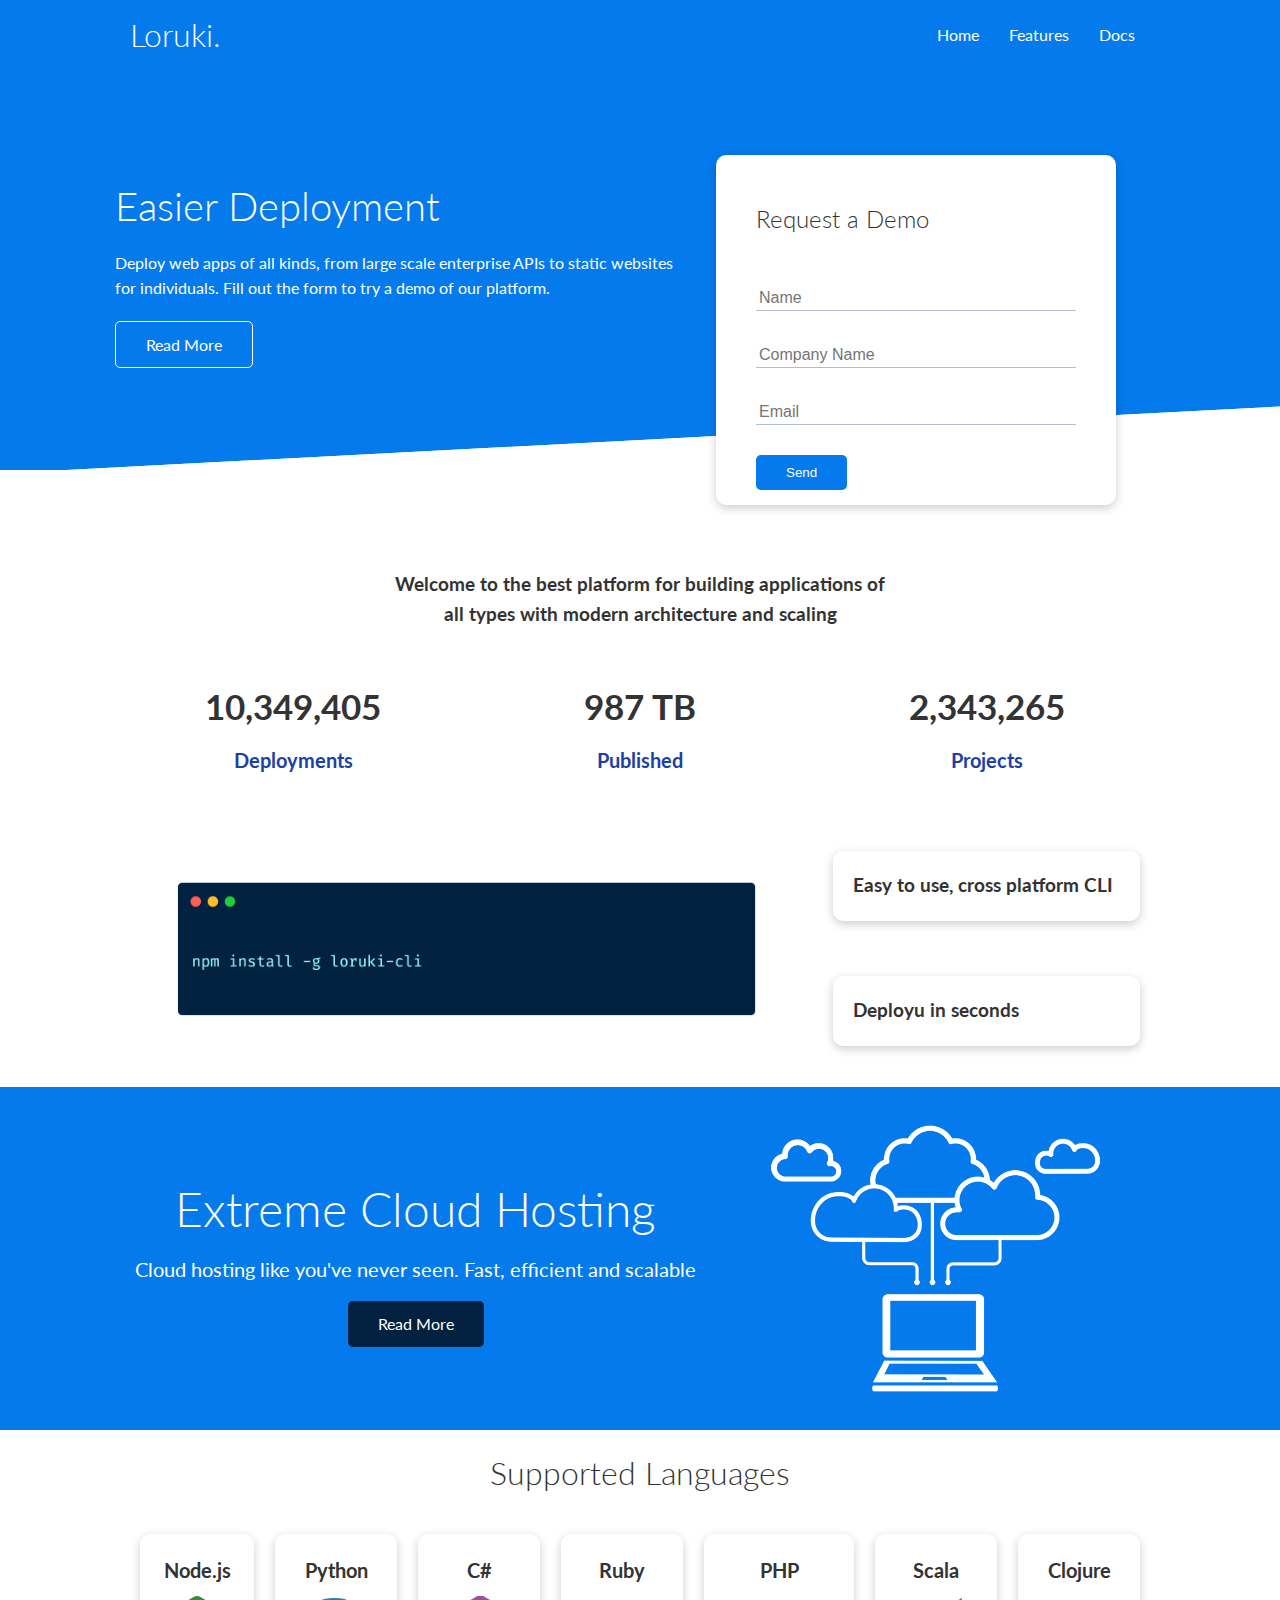
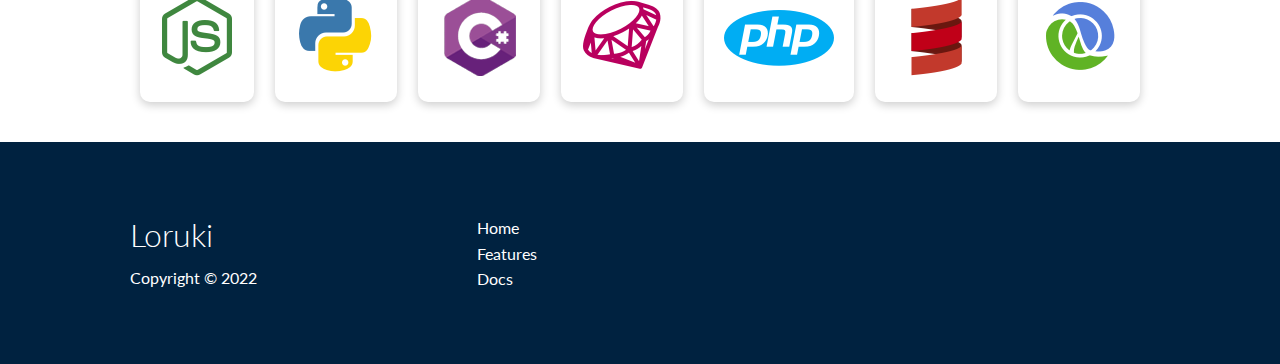
<file: index.html>
<!DOCTYPE html>
<html lang="en">
<head>
  <meta charset="UTF-8">
  <meta http-equiv="X-UA-Compatible" content="IE=edge">
  <meta name="viewport" content="width=device-width, initial-scale=1.0">
  <link rel="stylesheet" href="https://cdnjs.cloudflare.com/ajax/libs/font-awesome/6.2.1/css/all.min.css" integrity="sha512-MV7K8+y+gLIBoVD59lQIYicR65iaqukzvf/nwasF0nqhPay5w/9lJmVM2hMDcnK1OnMGCdVK+iQrJ7lzPJQd1w==" crossorigin="anonymous" referrerpolicy="no-referrer" />
  <link rel="stylesheet" href="css/utilities.css">
  <link rel="stylesheet" href="css/style.css">
  <title>Loruki | Cloud Hosting for Everyone</title>
</head>
<body>
  <!-- Navbar -->
  <div class="navbar">
    <div class="container flex">
      <h1 class="logo">Loruki.</h1>
      <nav>
        <ul>
          <li><a href="index.html">Home</a></li>
          <li><a href="features.html">Features</a></li>
          <li><a href="docs.html">Docs</a></li>
        </ul>
      </nav>
    </div>
  </div>

  <!-- Showcase -->
  <section class="showcase">
    <div class="container grid">
      <div class="showcase-text">
        <h1>Easier Deployment</h1>
        <p>Deploy web apps of all kinds, from large scale enterprise APIs to static websites for individuals. Fill out the form to try a demo of our platform.</p>
        <a href="features.html" class="btn btn-outline">Read More</a>
      </div>

      <div class="showcase-form card">
        <h2>Request a Demo</h2>
        <form name="contact" method="POST" netlify-honeypot="bot-field" data-netlify="true">
          <input type="hidden" name="form-name" value="contact">
          <p class="hidden">
            <label>Don't fill this out if you're human: <input name="bot-field" /></label>
          </p>
          <div class="form-control">
            <input type="text" name="name" placeholder="Name" required>
          </div>
          <div class="form-control">
            <input type="text" name="company" placeholder="Company Name" required>
          </div>
          <div class="form-control">
            <input type="email" name="email" placeholder="Email" required>
          </div>
          <input type="submit" value="Send" class="btn btn-primary">
        </form>
      </div>
    </div>
  </section>
  <!-- Stats -->
  <section class="stats">
    <div class="container">
      <h3 class="stats-heading text-center my-1">
        Welcome to the best platform for building applications of all types with modern architecture and scaling
      </h3>

      <div class="grid grid-3 text-center my-4">
        <div>
          <i class="fas fa-server fa-3x"></i>
          <h3>10,349,405</h3>
          <p class="text-secondary">Deployments</p>
        </div>
        <div>
          <i class="fas fa-upload fa-3x"></i>
          <h3>987 TB</h3>
          <p class="text-secondary">Published</p>
        </div>
        <div>
          <i class="fas fa-project-diagram fa-3x"></i>
          <h3>2,343,265</h3>
          <p class="text-secondary">Projects</p>
        </div>
      </div>
    </div>
  </section>
  
  <!-- Cli -->
  <section class="cli">
    <div class="container grid">
      <img src="images/cli.png" alt="">
      <div class="card">
        <h3>Easy to use, cross platform CLI</h3>
      </div>
      <div class="card">
        <h3>Deployu in seconds</h3>
      </div>
    </div>
  </section>

  <!-- Cloud -->
  <section class="cloud bg-primary my-2 py-2">
    <div class="container grid">
      <div class="text-center">
        <h2 class="lg">Extreme Cloud Hosting</h2>
        <p class="lead my-1">Cloud hosting like you've never seen. Fast, efficient and scalable</p>
        <a href="features.html" class="btn btn-dark">Read More</a>
      </div>
      <img src="images/cloud.png" alt="">
    </div>
  </section>

  <!-- Languages -->
  <section class="languages">
    <h2 class="md text-center my-2">
      Supported Languages
    </h2>
    <div class="container flex">
      <div class="card">
        <h4>Node.js</h4>
        <img src="images/logos/node.png" alt="">
      </div>
      <div class="card">
        <h4>Python</h4>
        <img src="images/logos/python.png" alt="">
      </div>
      <div class="card">
        <h4>C#</h4>
        <img src="images/logos/csharp.png" alt="">
      </div>
      <div class="card">
        <h4>Ruby</h4>
        <img src="images/logos/ruby.png" alt="">
      </div>
      <div class="card">
        <h4>PHP</h4>
        <img src="images/logos/php.png" alt="">
      </div>
      <div class="card">
        <h4>Scala</h4>
        <img src="images/logos/scala.png" alt="">
      </div>
      <div class="card">
        <h4>Clojure</h4>
        <img src="images/logos/clojure.png" alt="">
      </div>
    </div>
  </section>

  <!-- Footer -->
  <footer class="footer bg-dark py-5">
    <div class="container grid grid-3">
      <div>
        <h1>Loruki
        </h1>
        <p>Copyright &copy; 2022</p>
      </div>
      <nav>
        <ul>
          <li><a href="index.html">Home</a></li>
          <li><a href="features.html">Features</a></li>
          <li><a href="docs.html">Docs</a></li>
        </ul>
      </nav>
      <div class="social">
        <a href="#"><i class="fab fa-github fa-2X"></i></a>
        <a href="#"><i class="fab fa-facebook fa-2X"></i></a>
        <a href="#"><i class="fab fa-instagram fa-2X"></i></a>
        <a href="#"><i class="fab fa-twitter fa-2X"></i></a>
      </div>
    </div>
  </footer>
</body>
</html>
</file>
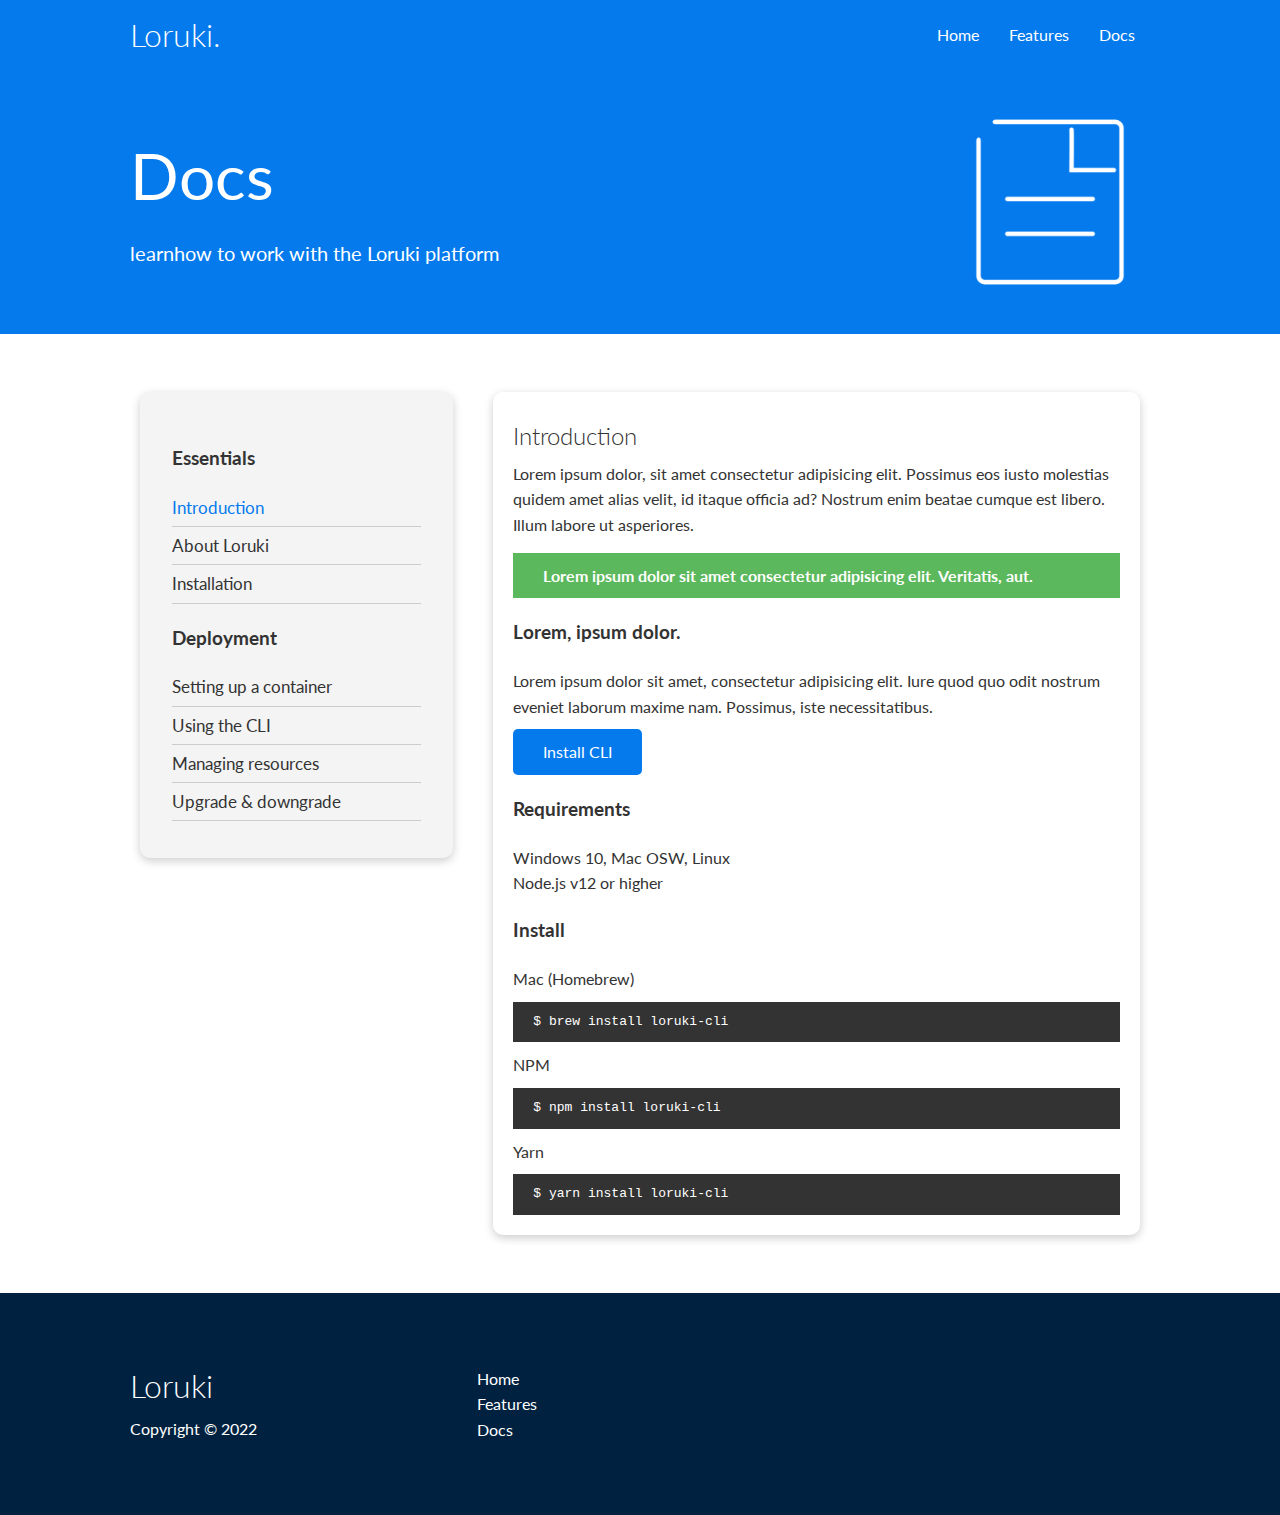
<file: docs.html>
<!DOCTYPE html>
<html lang="en">
<head>
  <meta charset="UTF-8">
  <meta http-equiv="X-UA-Compatible" content="IE=edge">
  <meta name="viewport" content="width=device-width, initial-scale=1.0">
  <link rel="stylesheet" href="https://cdnjs.cloudflare.com/ajax/libs/font-awesome/6.2.1/css/all.min.css" integrity="sha512-MV7K8+y+gLIBoVD59lQIYicR65iaqukzvf/nwasF0nqhPay5w/9lJmVM2hMDcnK1OnMGCdVK+iQrJ7lzPJQd1w==" crossorigin="anonymous" referrerpolicy="no-referrer" />
  <link rel="stylesheet" href="css/utilities.css">
  <link rel="stylesheet" href="css/style.css">
  <title>Loruki | Cloud Hosting for Everyone</title>
</head>
<body>
  <!-- Navbar -->
  <div class="navbar">
    <div class="container flex">
      <h1 class="logo">Loruki.</h1>
      <nav>
        <ul>
          <li><a href="index.html">Home</a></li>
          <li><a href="features.html">Features</a></li>
          <li><a href="docs.html">Docs</a></li>
        </ul>
      </nav>
    </div>
  </div>

  <!-- Head -->
  <section class="docs-head bg-primary py-3">
    <div class="container grid">
      <div>
        <div class="xl">Docs</div>
        <p class="lead">
          learnhow to work with the Loruki platform
        </p>
      </div>
      <img src="images/docs.png" alt="">
    </div>
  </section>

  <!-- Docs main -->
  <section class="docs-main my-4">
    <div class="container grid">
      <div class="card bg-light p-3">
        <h3 class="my-2">Essentials</h3>
        <nav>
          <ul>
            <li><a class="text-primary" href="href">Introduction</a></li>
            <li><a href="href">About Loruki</a></li>
            <li><a href="href">Installation</a></li>
          </ul>
        </nav>

        <h3 class="my-2">Deployment</h3>
        <nav>
          <ul>
            <li><a href="#">Setting up a container</a></li>
            <li><a href="#">Using the CLI</a></li>
            <li><a href="#">Managing resources</a></li>
            <li><a href="#">Upgrade &amp; downgrade</a></li>
          </ul>
        </nav>
      </div>
      <div class="card">
        <h2>Introduction</h2>
        <p>Lorem ipsum dolor, sit amet consectetur adipisicing elit. Possimus eos iusto molestias quidem amet alias velit, id itaque officia ad? Nostrum enim beatae cumque est libero. Illum labore ut asperiores.</p>
        <div class="alert alert-success">
          <i class="fas fa-info"></i> Lorem ipsum dolor sit amet consectetur adipisicing elit. Veritatis, aut.
        </div>
        <h3>Lorem, ipsum dolor.</h3>
        <p>Lorem ipsum dolor sit amet, consectetur adipisicing elit. Iure quod quo odit nostrum eveniet laborum maxime nam. Possimus, iste necessitatibus.</p>
        <a href="" class="btn btn-primary">Install CLI</a>
        <h3>Requirements</h3>
        <ul>
          <li>Windows 10, Mac OSW, Linux</li>
          <li>Node.js v12 or higher</li>
        </ul>
        <h3>Install</h3>
        <p>Mac (Homebrew)</p>
        <pre><code>$ brew install loruki-cli</code></pre>
        <p>NPM</p>
        <pre><code>$ npm install loruki-cli</code></pre>
        <p>Yarn</p>
        <pre><code>$ yarn install loruki-cli</code></pre>
      </div>
    </div>
  </section>

  <!-- Footer -->
  <footer class="footer bg-dark py-5">
    <div class="container grid grid-3">
      <div>
        <h1>Loruki
        </h1>
        <p>Copyright &copy; 2022</p>
      </div>
      <nav>
        <ul>
          <li><a href="index.html">Home</a></li>
          <li><a href="features.html">Features</a></li>
          <li><a href="docs.html">Docs</a></li>
        </ul>
      </nav>
      <div class="social">
        <a href="#"><i class="fab fa-github fa-2X"></i></a>
        <a href="#"><i class="fab fa-facebook fa-2X"></i></a>
        <a href="#"><i class="fab fa-instagram fa-2X"></i></a>
        <a href="#"><i class="fab fa-twitter fa-2X"></i></a>
      </div>
    </div>
  </footer>
</body>
</html>
</file>
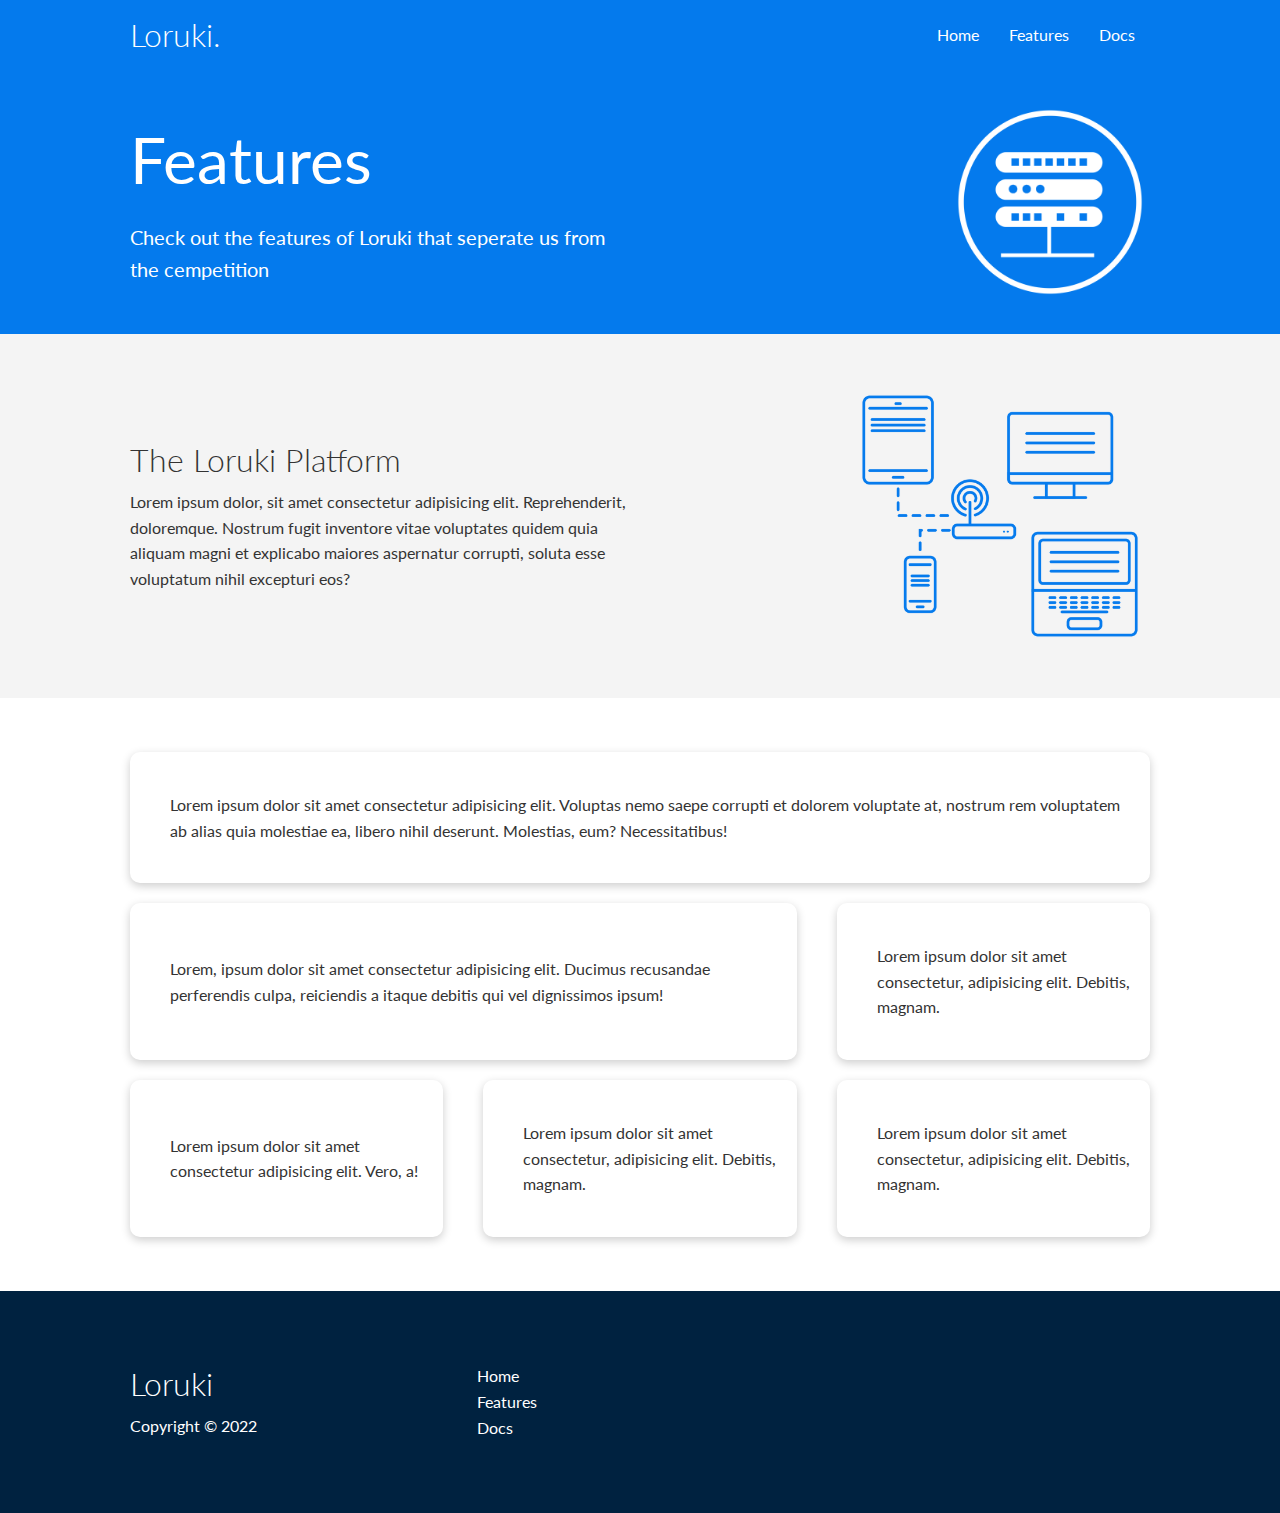
<file: features.html>
<!DOCTYPE html>
<html lang="en">
<head>
  <meta charset="UTF-8">
  <meta http-equiv="X-UA-Compatible" content="IE=edge">
  <meta name="viewport" content="width=device-width, initial-scale=1.0">
  <link rel="stylesheet" href="https://cdnjs.cloudflare.com/ajax/libs/font-awesome/6.2.1/css/all.min.css" integrity="sha512-MV7K8+y+gLIBoVD59lQIYicR65iaqukzvf/nwasF0nqhPay5w/9lJmVM2hMDcnK1OnMGCdVK+iQrJ7lzPJQd1w==" crossorigin="anonymous" referrerpolicy="no-referrer" />
  <link rel="stylesheet" href="css/utilities.css">
  <link rel="stylesheet" href="css/style.css">
  <title>Loruki | Cloud Hosting for Everyone</title>
</head>
<body>
  <!-- Navbar -->
  <div class="navbar">
    <div class="container flex">
      <h1 class="logo">Loruki.</h1>
      <nav>
        <ul>
          <li><a href="index.html">Home</a></li>
          <li><a href="features.html">Features</a></li>
          <li><a href="docs.html">Docs</a></li>
        </ul>
      </nav>
    </div>
  </div>

  <!-- Head -->
  <section class="features-head bg-primary py-3">
    <div class="container grid">
      <div>
        <div class="xl">Features</div>
        <p class="lead">
          Check out the features of Loruki that seperate us from the cempetition
        </p>
      </div>
      <img src="images/server.png" alt="">
    </div>
  </section>

  <!-- Sub head -->
  <section class="features-sub-head bg-light py-3">
    <div class="container grid">
      <div>
        <h1 class="md">The Loruki Platform</h1>
        <p>
          Lorem ipsum dolor, sit amet consectetur adipisicing elit. Reprehenderit, doloremque. Nostrum fugit inventore vitae voluptates quidem quia aliquam magni et explicabo maiores aspernatur corrupti, soluta esse voluptatum nihil excepturi eos?
        </p>
      </div>
      <img src="images/server2.png" alt="">
    </div>
  </section>

  <section class="features-main my-2">
    <div class="container grid grid-3">
    <div class="card flex">
      <i class="fas fa-server fa-3x"></i>
      <p>Lorem ipsum dolor sit amet consectetur adipisicing elit. Voluptas nemo saepe corrupti et dolorem voluptate at, nostrum rem voluptatem ab alias quia molestiae ea, libero nihil deserunt. Molestias, eum? Necessitatibus!</p>
    </div>
    <div class="card flex">
        <i class="fas fa-network-wired fa-3x"></i>
        <p>
            Lorem, ipsum dolor sit amet consectetur adipisicing elit. Ducimus
            recusandae perferendis culpa, reiciendis a itaque debitis qui vel
            dignissimos ipsum!
        </p>
    </div>
    <div class="card flex">
        <i class="fas fa-laptop-code fa-3x"></i>
        <p>
            Lorem ipsum dolor sit amet consectetur, adipisicing elit. Debitis,
            magnam.
        </p>
    </div>
    <div class="card flex">
        <i class="fas fa-database fa-3x"></i>
        <p>
            Lorem ipsum dolor sit amet consectetur adipisicing elit. Vero, a!
        </p>
    </div>
    <div class="card flex">
        <i class="fas fa-power-off fa-3x"></i>
        <p>
            Lorem ipsum dolor sit amet consectetur, adipisicing elit. Debitis,
            magnam.
        </p>
    </div>
    <div class="card flex">
        <i class="fas fa-upload fa-3x"></i>
        <p>
            Lorem ipsum dolor sit amet consectetur, adipisicing elit. Debitis,
            magnam.
        </p>
    </div>
    </div>
  </section>

  <!-- Footer -->
  <footer class="footer bg-dark py-5">
    <div class="container grid grid-3">
      <div>
        <h1>Loruki
        </h1>
        <p>Copyright &copy; 2022</p>
      </div>
      <nav>
        <ul>
          <li><a href="index.html">Home</a></li>
          <li><a href="features.html">Features</a></li>
          <li><a href="docs.html">Docs</a></li>
        </ul>
      </nav>
      <div class="social">
        <a href="#"><i class="fab fa-github fa-2X"></i></a>
        <a href="#"><i class="fab fa-facebook fa-2X"></i></a>
        <a href="#"><i class="fab fa-instagram fa-2X"></i></a>
        <a href="#"><i class="fab fa-twitter fa-2X"></i></a>
      </div>
    </div>
  </footer>
</body>
</html>
</file>
<file: css/utilities.css>
.container {
  max-width: 1100px;
  margin: 0 auto;
  overflow: auto;
  padding: 0 40px;
}

.card {
  background-color: #fff;
  color: #333;
  border-radius: 10px;
  box-shadow: 0 3px 10px rgba(0, 0, 0, 0.2);
  padding: 20px;
  margin: 10px;
}

.btn {
  display: inline-block;
  padding: 10px 30px;
  cursor: pointer;
  background: var(--primary-color);
  color: #fff;
  border: none;
  border-radius: 5px;
}

.btn-outline {
  background-color: transparent;
  border: 1px #fff solid;
}

.btn:hover {
  transform: scale(.98);
}

/* Backgrounds & colored buttons */
.bg-primary,
.btn-primary {
  background-color: var(--primary-color);
  color: #fff;
}

.bg-secondary,
.btn-secondary {
  background-color: var(--secondary-color);
  color: #fff;
}

.bg-dark,
.btn-dark {
  background-color: var(--dark-color);
  color: #fff;
}

.bg-light,
.btn-light {
  background-color: var(--light-color);
  color: #333;
}

.bg-primary a,
.btn-primary a,
.bg-secondary a,
.btn-secondary a,
.bg-dark a,
.btn-dark a {
  color: #fff;
}

/* Text colors */
.text-primary {
  color: var(--primary-color);
}

.text-secondary {
  color: var(--secondary-color);
}

.text-dark {
  color: var(--dark-color);
}

.text-light {
  color: var(--light-color);
}

/* Text sizes */
.lead {
  font-size: 20px;
}

.sm {
  font-size: 1rem;
}

.md {
  font-size: 2rem;
}

.lg {
  font-size: 3rem;
}

.xl {
  font-size: 4rem;
}

.text-center {
  text-align: center;
}

/* Alert */
.alert {
  background-color: var(--light-color);
  padding: 10px 20px;
  font-weight: bold;
  margin: 15px 0;
}

.alert i {
  margin-right: 10px;
}

.alert-success {
  background-color: var(--success-color);
  color: #fff;
}

.alert-error {
  background-color: var(--error-color);
  color: #fff;
}

.flex {
  display: flex;
  justify-content: space-between;
  align-items: center;
  height: 100%;
}

.grid {
  display: grid;
  grid-template-columns: repeat(2, 1fr);
  gap: 20px;
  justify-content: center;
  align-items: center;
  height: 100%;
}

.grid-3 {
  grid-template-columns: repeat(3, 1fr);
}

/* Margin */
.my-1 {
  margin: 1rem 0;
}

.my-2 {
  margin: 1.5rem 0;
}

.my-3 {
  margin: 2rem 0;
}

.my-4 {
  margin: 3rem 0;
}

.my-5 {
  margin: 4rem 0;
}

.m-1 {
  margin: 1rem ;
}

.m-2 {
  margin: 1.5rem ;
}

.m-3 {
  margin: 2rem ;
}

.m-4 {
  margin: 3rem ;
}

.m-5 {
  margin: 4rem ;
}

/* Padding */
.py-1 {
  padding: 1rem 0;
}

.py-2 {
  padding: 1.5rem 0;
}

.py-3 {
  padding: 2rem 0;
}

.py-4 {
  padding: 3rem 0;
}

.py-5 {
  padding: 4rem 0;
}

.p-1 {
  padding: 1rem;
}

.p-2 {
  padding: 1.5rem;
}

.p-3 {
  padding: 2rem;
}

.p-4 {
  padding: 3rem;
}

.p-5 {
  padding: 4rem;
}
</file>
<file: css/style.css>
@import url('https://fonts.googleapis.com/css2?family=Lato:wght@300&display=swap');

:root {
  --primary-color: #047aed;
  --secondary-color: #1c3fa8;
  --dark-color: #002240;
  --light-color: #f4f4f4;
  --success-color: #5cb85c;
  --error-color: #d9534f;
}

* {
  box-sizing: border-box;
  padding: 0;
  margin: 0;
}

body {
  font-family: 'Lato', sans-serif;
  color: #333;
  line-height: 1.6;
}

ul {
  list-style-type: none;
}

a {
  text-decoration: none;
  color: #333;
}

h1,
h2 {
  font-weight: 300;
  line-height: 1.2;
  margin: 10px 0;
}

p {
  margin: 10px 0;
}

img {
  width: 100%;
}

code, pre {
  background: #333;
  color: #fff;
  padding: 10px;
}

.hidden {
  visibility: hidden;
  height: 0;
}

/* Navbar */
.navbar {
  background-color: var(--primary-color);
  color: #fff;
  height: 70px;
}

.navbar ul {
  display: flex;
}

.navbar a {
  color: #fff;
  padding: 10px;
  margin: 0 5px;
}

.navbar a:hover {
  border-bottom: 2px #fff solid;
}

.navbar .flex {
  justify-content: space-between;
}

/* Showcase */
.showcase {
  height: 400px;
  background-color: var(--primary-color);
  color: #fff;
  position: relative;
}

.showcase h1 {
  font-size: 40px;
}

.showcase p {
  margin: 20px 0; 
}

.showcase .grid {
  grid-template-columns: 55% 45%;
  gap: 30px;
  overflow: visible;
}

.showcase-text {
  animation: slideInFromLeft 1s ease-in;
}

.showcase-form {
  position: relative;
  top: 60px;
  height: 350px;
  width: 400px;
  padding: 40px;
  z-index: 100;
  animation: slideInFromRight 1s ease-in;
}

.showcase-form .form-control {
  margin: 30px 0;
}

.showcase-form input[type='text'],
.showcase-form input[type='email'] {
  border: 0;
  border-bottom: 1px solid #b4becb;
  width: 100%;
  padding: 3px;
  font-size: 16px;
}

.showcase-form input:focus {
  outline: none;
}

.showcase::before,
.showcase::after {
  content: '';
  position: absolute;
  height: 100px;
  bottom: -70px;
  right: 0;
  left: 0;
  background: #fff;
  transform: skewY(-3deg);
  -webkit-transform: skewY(-3deg);
  -moz-transform: skewY(-3deg);
  -ms-transform: skewY(-3deg);
}

/* Stats */
.stats {
  padding-top: 100px;
  animation: slideInFromBottom 1s ease-in;
}

.stats-heading {
  max-width: 500px;
  margin: auto;
}

.stats .grid h3 {
  font-size: 35px;
}

.stats .grid p {
  font-size: 20px;
  font-weight: bold;
}

/* Cli */
.cli .grid {
  grid-template-columns: repeat(3, 1fr);
  grid-template-rows: repeat(2, 1fr);
}

.cli .grid > *:first-child {
  grid-column: 1 / span 2;
  grid-row: 1 / span 2;
}

/* Cloud */
.cloud .grid {
  grid-template-columns: 4fr 3fr;
}

/* Languages */

.languages .flex {
  flex-wrap: wrap;
}

.languages .card {
  text-align: center;
  margin: 18px 10px 40px;
  transition: transform 0.2s ease-in;
}

.languages .card h4 {
  font-size: 20px;
  margin-bottom: 10px;
}

.languages .card:hover {
  transform: translateY(-15px);
}

/* Features */
.features-head img,
.docs-head img {
  width: 200px;
  justify-self: flex-end;
}

.features-sub-head img {
  width: 300px;
  justify-self: flex-end;
}

.features-main .card > i {
  margin-right: 20px;
}

.features-main .grid {
  padding: 30px;
}

.features-main .grid > *:first-child {
  grid-column: 1 / span 3;
}

.features-main .grid>*:nth-child(2) {
  grid-column: 1 / span 2;
}

/* Docs */
.docs-main h3 {
  margin: 20px 0;
}

.docs-main .grid {
  grid-template-columns: 1fr 2fr;
  align-items: flex-start;
}

.docs-main nav li {
  font-size: 17px;
  padding-bottom: 5px;
  margin-bottom: 5px;
  border-bottom: 1px solid #ccc;
}

.docs-main a:hover {
  font-weight: bold;
}

/* Footer */
.footer .social a {
  margin: 0 10px;
}

/* Animation */
@keyframes slideInFromLeft {
  0% {
    transform: translateX(-100%);
  }

  100% {
    transform: translateX(0);
  }
}

@keyframes slideInFromRight {
  0% {
    transform: translateX(100%);
  }

  100% {
    transform: translateX(0);
  }
}

@keyframes slideInFromTop {
  0% {
    transform: translateY(-100%);
  }

  100% {
    transform: translateX(0);
  }
}

@keyframes slideInFromBottom {
  0% {
    transform: translateY(100%);
  }

  100% {
    transform: translateX(0);
  }
}

/* Tablets and Under */
@media(max-width: 768px) {
  .grid,
  .showcase .grid,
  .stats .grid,
  .cli .grid,
  .cloud .grid,
  .features-main .grid,
  .docs-main .grid {
    grid-template-columns: 1fr;
    grid-template-rows: 1fr;
  }

  .showcase {
    height: auto;
  }

  .showcase-text {
    text-align: center;
    margin-top: 40px;
    animation: slideInFromTop 1s ease-in;
  }

  .showcase-form {
    justify-self: center;
    margin: auto;
    animation: slideInFromBottom 1s ease-in;
  }

  .cli .grid>*:first-child {
    grid-column: 1;
    grid-row: 1;
  }

  .features-head,
  .features-sub-head,
  .docs-head {
    text-align: center;
  }

  .features-head img,
  .features-sub-head img,
  .docs-head img {
    justify-self: center;
  }
  
  .features-main .grid > *:first-child,
  .features-main .grid > *:nth-child(2) {
    grid-column: 1;
  }
}

/* Mobile */
@media(max-width: 500px) {
  .navbar {
    height: 110px;
  }

  .navbar .flex {
    flex-direction: column;
  }

  .navbar ul {
    padding: 10px;
    background-color: rgba(0, 0, 0, 0.1);
  }
}
</file>
